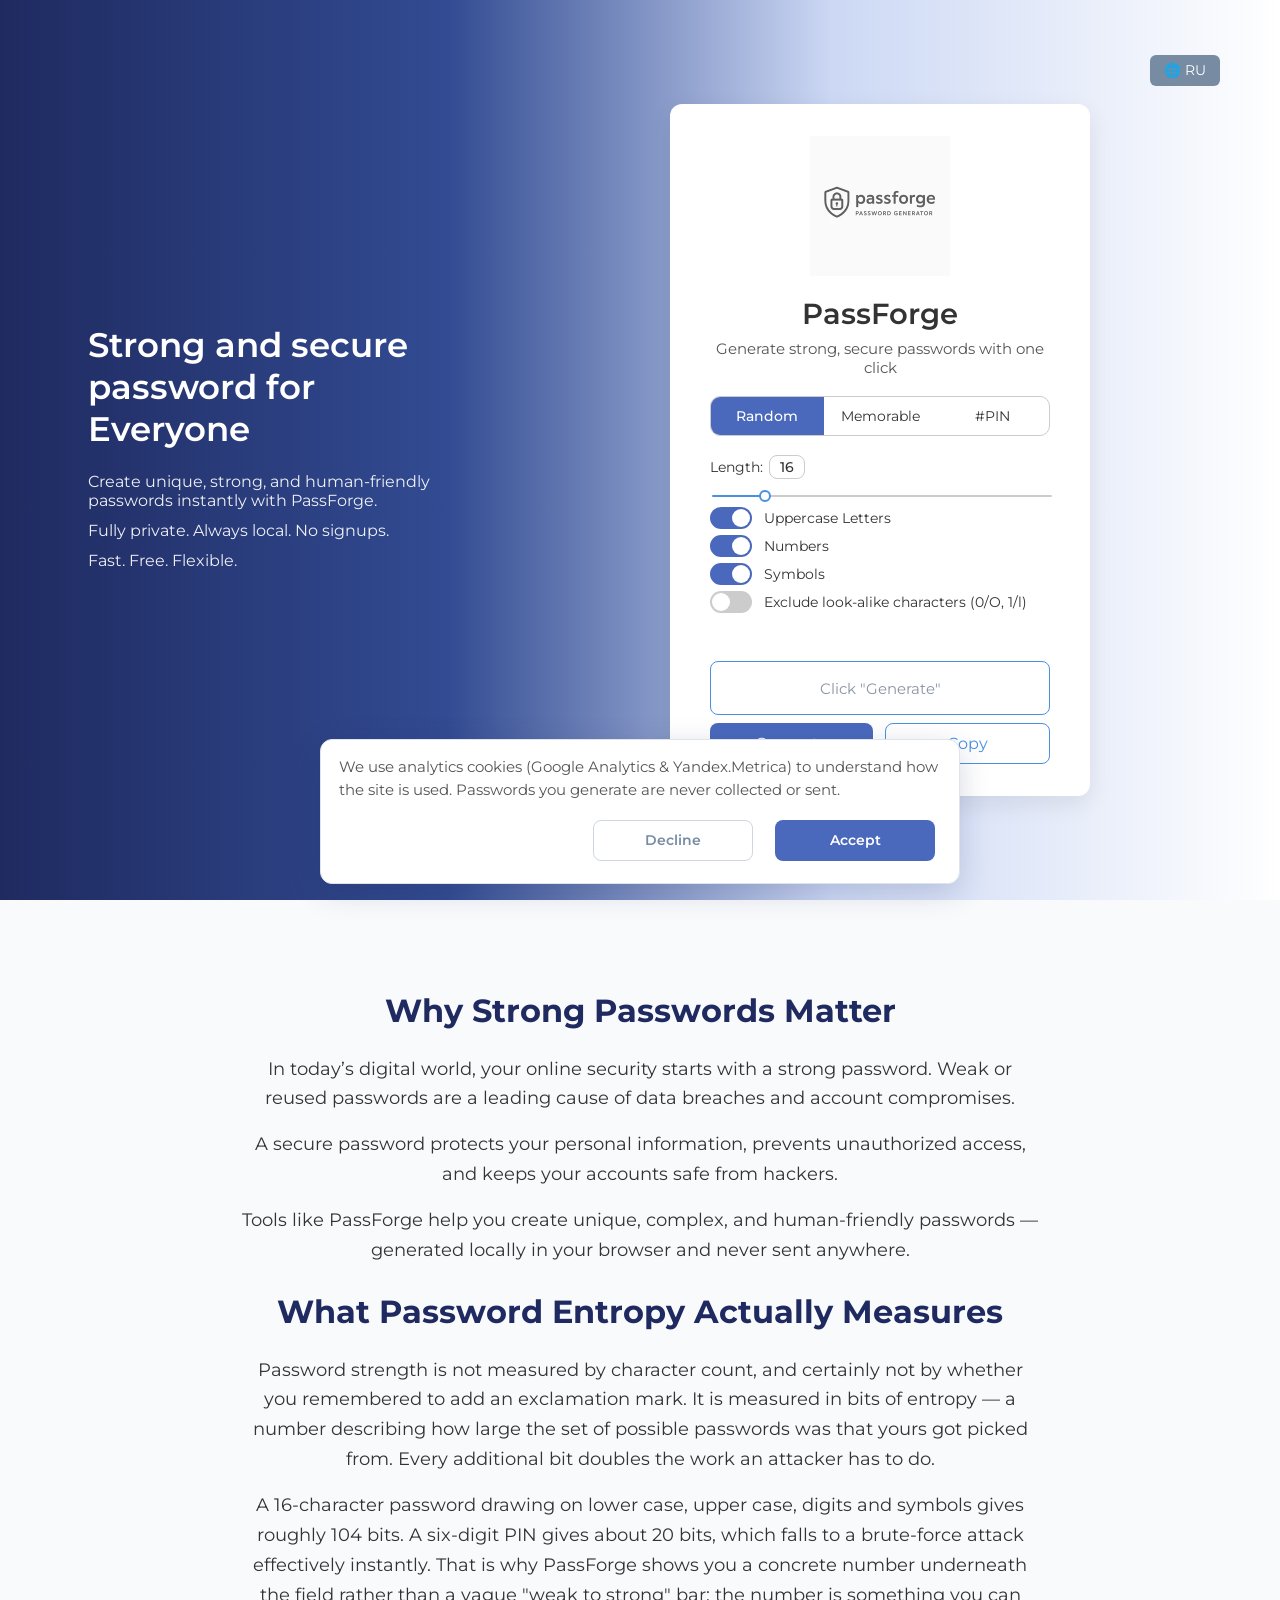
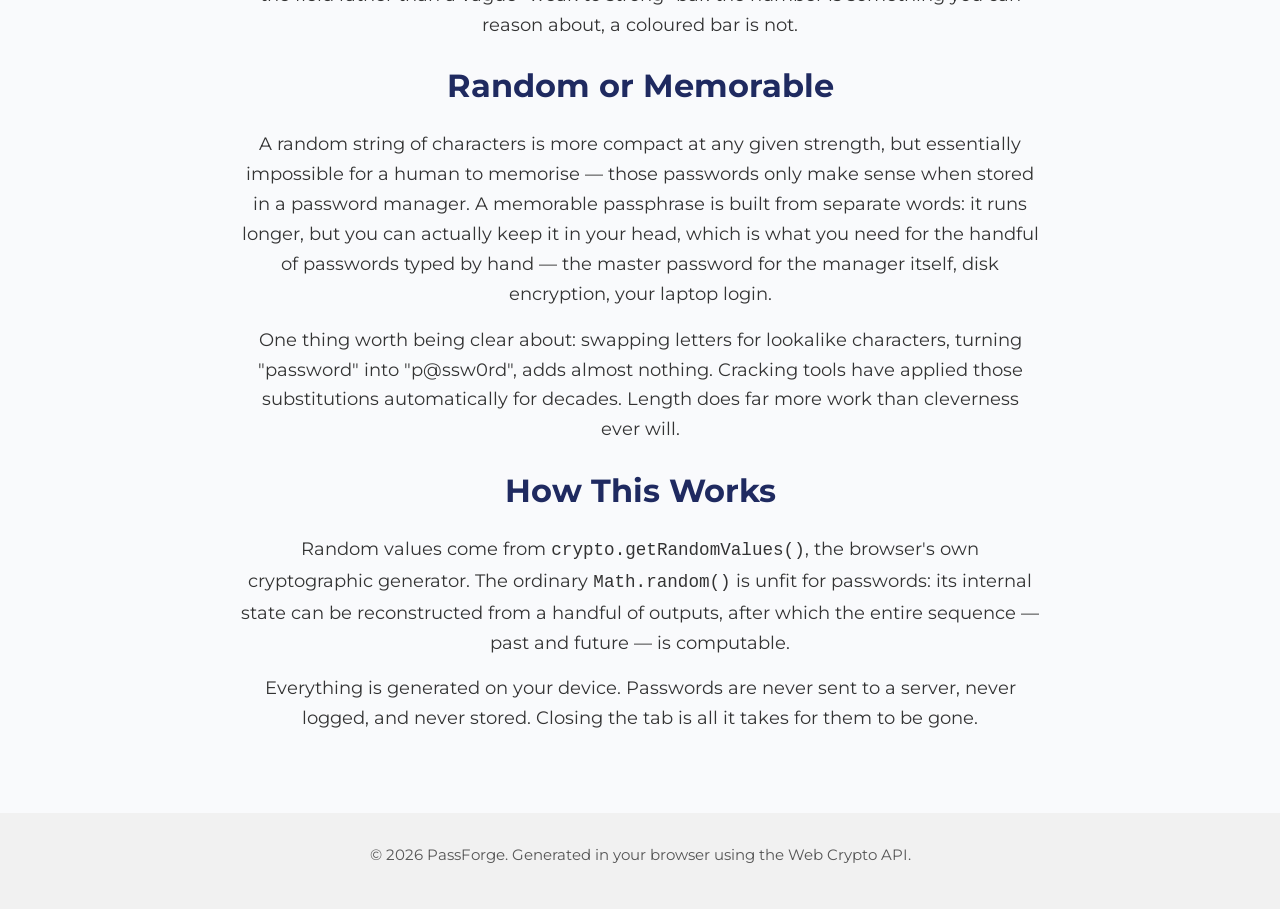
<file: index.html>
<!DOCTYPE html>
<html lang="en">
<head>
<meta charset="utf-8" />
<meta name="viewport" content="width=device-width, initial-scale=1.0" />

<!-- Аналитика (GA4 + Яндекс.Метрика) грузится ТОЛЬКО после согласия в cookie-баннере.
     Реализация — внизу страницы, перед </body>. До клика «Accept» ни один счётчик
     не подгружается и куки не ставятся (opt-in, GDPR/ePrivacy). -->

<title>PassForge – Secure Online Password Generator</title>

<meta name="description" content="Generate secure, strong, unique, and memorable passwords instantly. Custom length, symbols, numbers and entropy meter. Free, and generated entirely in your browser." />
<meta name="author" content="PassForge" />
<meta name="robots" content="index, follow" />
<meta name="theme-color" content="#1f2a60" />

<link rel="canonical" href="https://passforge.net/" />

<!-- Open Graph / Twitter -->
<meta property="og:type"        content="website" />
<meta property="og:url"         content="https://passforge.net/" />
<meta property="og:title"       content="PassForge – Secure Online Password Generator" />
<meta property="og:description" content="Strong passwords generated locally in your browser. No signups, nothing sent anywhere." />
<meta property="og:image"       content="https://passforge.net/og-image.png" />
<meta property="og:image:width"  content="1200" />
<meta property="og:image:height" content="630" />
<meta name="twitter:card"        content="summary_large_image" />
<meta name="twitter:title"       content="PassForge – Secure Online Password Generator" />
<meta name="twitter:description" content="Strong passwords generated locally in your browser. No signups, nothing sent anywhere." />
<meta name="twitter:image"       content="https://passforge.net/og-image.png" />

<link rel="alternate" hreflang="en" href="https://passforge.net/" />
<link rel="alternate" hreflang="ru" href="https://passforge.net/ru/" />
<link rel="alternate" hreflang="x-default" href="https://passforge.net/" />

<!-- ВЕРИФИКАЦИЯ ПОИСКОВЫХ СИСТЕМ
     Вставьте сюда мета-теги, которые выдадут панели вебмастеров.
     Google  → search.google.com/search-console  (способ "HTML-тег")
     Yandex  → webmaster.yandex.ru
     Bing    → bing.com/webmasters  (можно импортировать из Search Console)

<meta name="google-site-verification" content="ВАШ_КОД" />
<meta name="yandex-verification" content="ВАШ_КОД" />
-->

<!-- Иконки -->
<link rel="icon" href="/favicon.ico" sizes="any" />
<link rel="apple-touch-icon" href="/apple-touch-icon.png" />

<!-- Структурированные данные.
     Прежняя версия содержала HTML внутри JSON (<h1> в блоке aggregateRating),
     из-за чего разметка не парсилась и игнорировалась целиком.
     aggregateRating удалён намеренно: отзывов нет, а self-serving reviews
     запрещены гайдлайнами и наказываются ручными санкциями. -->
<script type="application/ld+json">
{
  "@context": "https://schema.org",
  "@type": "WebApplication",
  "inLanguage": "en",
  "name": "PassForge",
  "url": "https://passforge.net/",
  "applicationCategory": "SecurityApplication",
  "applicationSubCategory": "PasswordManager",
  "operatingSystem": "Web",
  "description": "Generate secure, unique passwords in seconds with PassForge. Customize length, symbols, numbers and more. Everything runs locally in your browser.",
  "browserRequirements": "Requires JavaScript",
  "isAccessibleForFree": true,
  "offers": {
    "@type": "Offer",
    "price": "0",
    "priceCurrency": "USD"
  },
  "publisher": {
    "@type": "Organization",
    "name": "PassForge",
    "url": "https://passforge.net/"
  },
  "datePublished": "2025-06-23"
}
</script>

<script type="application/ld+json">
{
  "@context": "https://schema.org",
  "@type": "FAQPage",
  "mainEntity": [
    {
      "@type": "Question",
      "name": "How to generate a secure password?",
      "acceptedAnswer": {
        "@type": "Answer",
        "text": "Choose your desired options (length, symbols, numbers, etc.), click Generate, and copy your password. The strength meter shows how many bits of entropy the result has."
      }
    },
    {
      "@type": "Question",
      "name": "Is PassForge free?",
      "acceptedAnswer": {
        "@type": "Answer",
        "text": "Yes, PassForge is completely free and does not require registration or login."
      }
    },
    {
      "@type": "Question",
      "name": "Do you store the generated passwords?",
      "acceptedAnswer": {
        "@type": "Answer",
        "text": "No. All password generation happens locally in your browser using the Web Crypto API. Generated passwords are never transmitted or stored."
      }
    },
    {
      "@type": "Question",
      "name": "How many bits of entropy does a password need?",
      "acceptedAnswer": {
        "@type": "Answer",
        "text": "Around 80 bits is generally considered sufficient against offline brute-force attacks, and 100 bits or more gives a comfortable margin. A 16-character password using upper case, lower case, digits and symbols yields roughly 104 bits."
      }
    },
    {
      "@type": "Question",
      "name": "Is a passphrase better than a password?",
      "acceptedAnswer": {
        "@type": "Answer",
        "text": "A passphrase made of several randomly chosen words is far easier for a person to remember than a string of symbols, at comparable strength. The key condition is that the words must be picked at random by software from a large list, not chosen by you."
      }
    }
  ]
}
</script>

<!-- Шрифт: preconnect ускоряет загрузку.
     Для полной независимости от Google (и чистоты по GDPR) файл шрифта
     лучше положить локально и подключить через @font-face. -->
<link rel="preconnect" href="https://fonts.googleapis.com" />
<link rel="preconnect" href="https://fonts.gstatic.com" crossorigin />
<link href="https://fonts.googleapis.com/css2?family=Montserrat:wght@400;500;600;700&display=swap" rel="stylesheet" />

<link rel="stylesheet" href="/style.css" />
</head>

<body>

<div class="page-container">
  <div class="page-layout">

    <!-- Левая колонка: описание -->
    <div class="intro">
      <h1 id="headline" data-i18n="headline">Strong and secure password for Everyone</h1>
      <p id="intro-line1" data-i18n="introLine1">Create unique, strong, and human-friendly passwords instantly with PassForge.</p>
      <p id="intro-line2" data-i18n="introLine2">Fully private. Always local. No signups.</p>
      <p id="intro-line3" data-i18n="introLine3">Fast. Free. Flexible.</p>
    </div>

    <!-- Правая колонка: генератор -->
    <div class="generator">

      <a href="/ru/" class="lang-toggle" id="lang-toggle" hreflang="ru"
         aria-label="Переключиться на русский">🌐 <span id="lang-label">RU</span></a>

      <div id="container">

        <img src="/logo.webp" alt="PassForge" width="140" height="140"
             class="brand-logo" fetchpriority="high" decoding="async" />

        <!-- Было <h1> — на странице должен быть ровно один H1 (#headline). -->
        <p class="brand-name">PassForge</p>
        <p id="description" data-i18n="description">Generate strong, secure passwords with one click</p>

        <!-- Переключатель типа пароля.
             data-type обязателен: JS читает тип отсюда, а не из подписи кнопки.
             Раньше сравнение шло по тексту, и после перевода на русский
             переключатель переставал работать. -->
        <div class="password-type-selector" role="tablist">
          <button type="button" class="type-btn active" data-type="random"    role="tab" aria-selected="true">Random</button>
          <button type="button" class="type-btn"        data-type="memorable" role="tab" aria-selected="false">Memorable</button>
          <button type="button" class="type-btn"        data-type="pin"       role="tab" aria-selected="false">#PIN</button>
        </div>

        <!-- Настройки -->
        <div class="controls">

          <label id="length-label" class="length-label">
            <span id="length-caption">Length</span>:
            <span class="range-value-box" id="length-value">16</span>
          </label>
          <input id="length" type="range" min="8" max="64" value="16" aria-labelledby="length-caption" />

          <label class="switch">
            <input type="checkbox" id="uppercase" checked />
            <span class="slider"></span>
            <span class="label-text" data-i18n="uppercase">Uppercase Letters</span>
          </label>

          <label class="switch">
            <input type="checkbox" id="numbers" checked />
            <span class="slider"></span>
            <span class="label-text" data-i18n="numbers">Numbers</span>
          </label>

          <label class="switch">
            <input type="checkbox" id="symbols" checked />
            <span class="slider"></span>
            <span class="label-text" data-i18n="symbols">Symbols</span>
          </label>

          <label class="switch">
            <input type="checkbox" id="exclude-ambiguous" />
            <span class="slider"></span>
            <span class="label-text" data-i18n="excludeAmbiguous">Exclude look-alike characters (0/O, 1/l)</span>
          </label>

        </div>

        <!-- Пароль.
             ym-hide-content — на случай, если Яндекс.Метрика будет
             подключена снова: класс исключает содержимое из записи Вебвизора. -->
        <div id="password-container">

          <div id="password" class="ym-hide-content" data-empty="true"
               data-i18n="passwordPlaceholder" aria-live="polite">Click "Generate"</div>

          <div id="strength-meter" hidden>
            <div class="strength-track"><div id="strength-bar"></div></div>
            <p id="strength-text"></p>
          </div>

          <!-- onclick убран: обработчики навешиваются из JS.
               Это позволит включить строгий CSP без unsafe-inline. -->
          <div class="button-row-tight">
            <button type="button" class="generate" id="generate-btn" data-i18n="generate">Generate</button>
            <button type="button" class="copy"     id="copy-btn"     data-i18n="copy">Copy</button>
          </div>

        </div>

      </div>
    </div>

  </div>
</div>

<section class="article-block">
  <div class="article-container">
    <h2 id="article-title" data-i18n="articleTitle">Why Strong Passwords Matter</h2>
    <p id="article-p1">
      In today’s digital world, your online security starts with a strong password. Weak or reused passwords are a leading cause of data breaches and account compromises.
    </p>
    <p id="article-p2">
      A secure password protects your personal information, prevents unauthorized access, and keeps your accounts safe from hackers.
    </p>
    <p id="article-p3">
      Tools like PassForge help you create unique, complex, and human-friendly passwords — generated locally in your browser and never sent anywhere.
    </p>

    <h2>What Password Entropy Actually Measures</h2>
    <p>
      Password strength is not measured by character count, and certainly not by whether you remembered to add an exclamation mark. It is measured in bits of entropy — a number describing how large the set of possible passwords was that yours got picked from. Every additional bit doubles the work an attacker has to do.
    </p>
    <p>
      A 16-character password drawing on lower case, upper case, digits and symbols gives roughly 104 bits. A six-digit PIN gives about 20 bits, which falls to a brute-force attack effectively instantly. That is why PassForge shows you a concrete number underneath the field rather than a vague "weak to strong" bar: the number is something you can reason about, a coloured bar is not.
    </p>

    <h2>Random or Memorable</h2>
    <p>
      A random string of characters is more compact at any given strength, but essentially impossible for a human to memorise — those passwords only make sense when stored in a password manager. A memorable passphrase is built from separate words: it runs longer, but you can actually keep it in your head, which is what you need for the handful of passwords typed by hand — the master password for the manager itself, disk encryption, your laptop login.
    </p>
    <p>
      One thing worth being clear about: swapping letters for lookalike characters, turning "password" into "p@ssw0rd", adds almost nothing. Cracking tools have applied those substitutions automatically for decades. Length does far more work than cleverness ever will.
    </p>

    <h2>How This Works</h2>
    <p>
      Random values come from <code>crypto.getRandomValues()</code>, the browser's own cryptographic generator. The ordinary <code>Math.random()</code> is unfit for passwords: its internal state can be reconstructed from a handful of outputs, after which the entire sequence — past and future — is computable.
    </p>
    <p>
      Everything is generated on your device. Passwords are never sent to a server, never logged, and never stored. Closing the tab is all it takes for them to be gone.
    </p>
  </div>
</section>

<footer class="site-footer">
  <p>&copy; 2026 PassForge. Generated in your browser using the Web Crypto API.</p>
</footer>

<script defer src="/main.js"></script>

<!-- ═══════════════════════════════════════════════════════════════════════
  COOKIE CONSENT + аналитика с opt-in (GA4 G-ESG8VKVJJ3 + Яндекс.Метрика 104216514)

  До клика «Accept» НИЧЕГО не грузится и ни одной куки не ставится.
  Выбор хранится в localStorage ('pf-analytics-consent'), не в куках.
  Метрика: webvisor:false, clickmap:false — сессии/пароль из DOM не пишутся.
  ═══════════════════════════════════════════════════════════════════════ -->
<style>
  .cc-banner{position:fixed;left:16px;right:16px;bottom:16px;z-index:9999;
    max-width:640px;margin:0 auto;background:var(--card-bg,#fff);color:var(--text-main,#333);
    border:1px solid #dfe4ea;border-radius:12px;box-shadow:0 8px 30px rgba(31,42,96,.18);
    padding:16px 18px;font-family:'Montserrat',system-ui,sans-serif;font-size:14px;line-height:1.5;
    display:flex;flex-wrap:wrap;align-items:center;gap:12px 16px}
  .cc-banner[hidden]{display:none}
  .cc-text{margin:0;flex:1 1 260px}
  .cc-actions{display:flex;gap:10px;margin-left:auto}
  .cc-btn{font:inherit;font-weight:600;cursor:pointer;border-radius:8px;padding:9px 18px;
    border:1px solid transparent;transition:background .15s,border-color .15s,color .15s}
  .cc-btn-primary{background:var(--primary,#4a69bd);color:#fff}
  .cc-btn-primary:hover{background:var(--primary-hover,#3c5aa4)}
  .cc-btn-ghost{background:transparent;color:var(--secondary,#778ca3);border-color:#cfd6df}
  .cc-btn-ghost:hover{border-color:var(--secondary,#778ca3);color:var(--secondary-hover,#5f6f80)}
  @media(max-width:520px){.cc-actions{margin-left:0;width:100%}.cc-btn{flex:1}}
</style>
<div id="cookie-consent" class="cc-banner" hidden role="dialog" aria-live="polite" aria-label="Cookie consent">
  <p class="cc-text">We use analytics cookies (Google Analytics &amp; Yandex.Metrica) to understand how the site is used. Passwords you generate are never collected or sent.</p>
  <div class="cc-actions">
    <button type="button" id="cc-decline" class="cc-btn cc-btn-ghost">Decline</button>
    <button type="button" id="cc-accept" class="cc-btn cc-btn-primary">Accept</button>
  </div>
</div>
<script>
(function(){
  var KEY='pf-analytics-consent', YM_ID=104216514, GA_ID='G-ESG8VKVJJ3', loaded=false;
  function loadAnalytics(){
    if(loaded) return; loaded=true;
    /* Google Analytics 4 */
    var g=document.createElement('script');
    g.async=true; g.src='https://www.googletagmanager.com/gtag/js?id='+GA_ID;
    document.head.appendChild(g);
    window.dataLayer=window.dataLayer||[];
    function gtag(){dataLayer.push(arguments);}
    gtag('js', new Date()); gtag('config', GA_ID);
    /* Yandex.Metrica — webvisor/clickmap OFF */
    (function(m,e,t,r,i){m[i]=m[i]||function(){(m[i].a=m[i].a||[]).push(arguments)};
      m[i].l=1*new Date();
      for(var j=0;j<e.scripts.length;j++){if(e.scripts[j].src===r){return;}}
      var k=e.createElement(t),a=e.getElementsByTagName(t)[0];
      k.async=1;k.src=r;a.parentNode.insertBefore(k,a);
    })(window,document,'script','https://mc.yandex.ru/metrika/tag.js?id='+YM_ID,'ym');
    ym(YM_ID,'init',{ssr:true,webvisor:false,clickmap:false,accurateTrackBounce:true,trackLinks:true});
  }
  var banner=document.getElementById('cookie-consent');
  var saved=null; try{saved=localStorage.getItem(KEY);}catch(e){}
  if(saved==='granted'){ loadAnalytics(); }
  else if(saved!=='denied'){ banner.hidden=false; }
  document.getElementById('cc-accept').addEventListener('click',function(){
    try{localStorage.setItem(KEY,'granted');}catch(e){} banner.hidden=true; loadAnalytics();
  });
  document.getElementById('cc-decline').addEventListener('click',function(){
    try{localStorage.setItem(KEY,'denied');}catch(e){} banner.hidden=true;
  });
})();
</script>

</body>
</html>
</file>
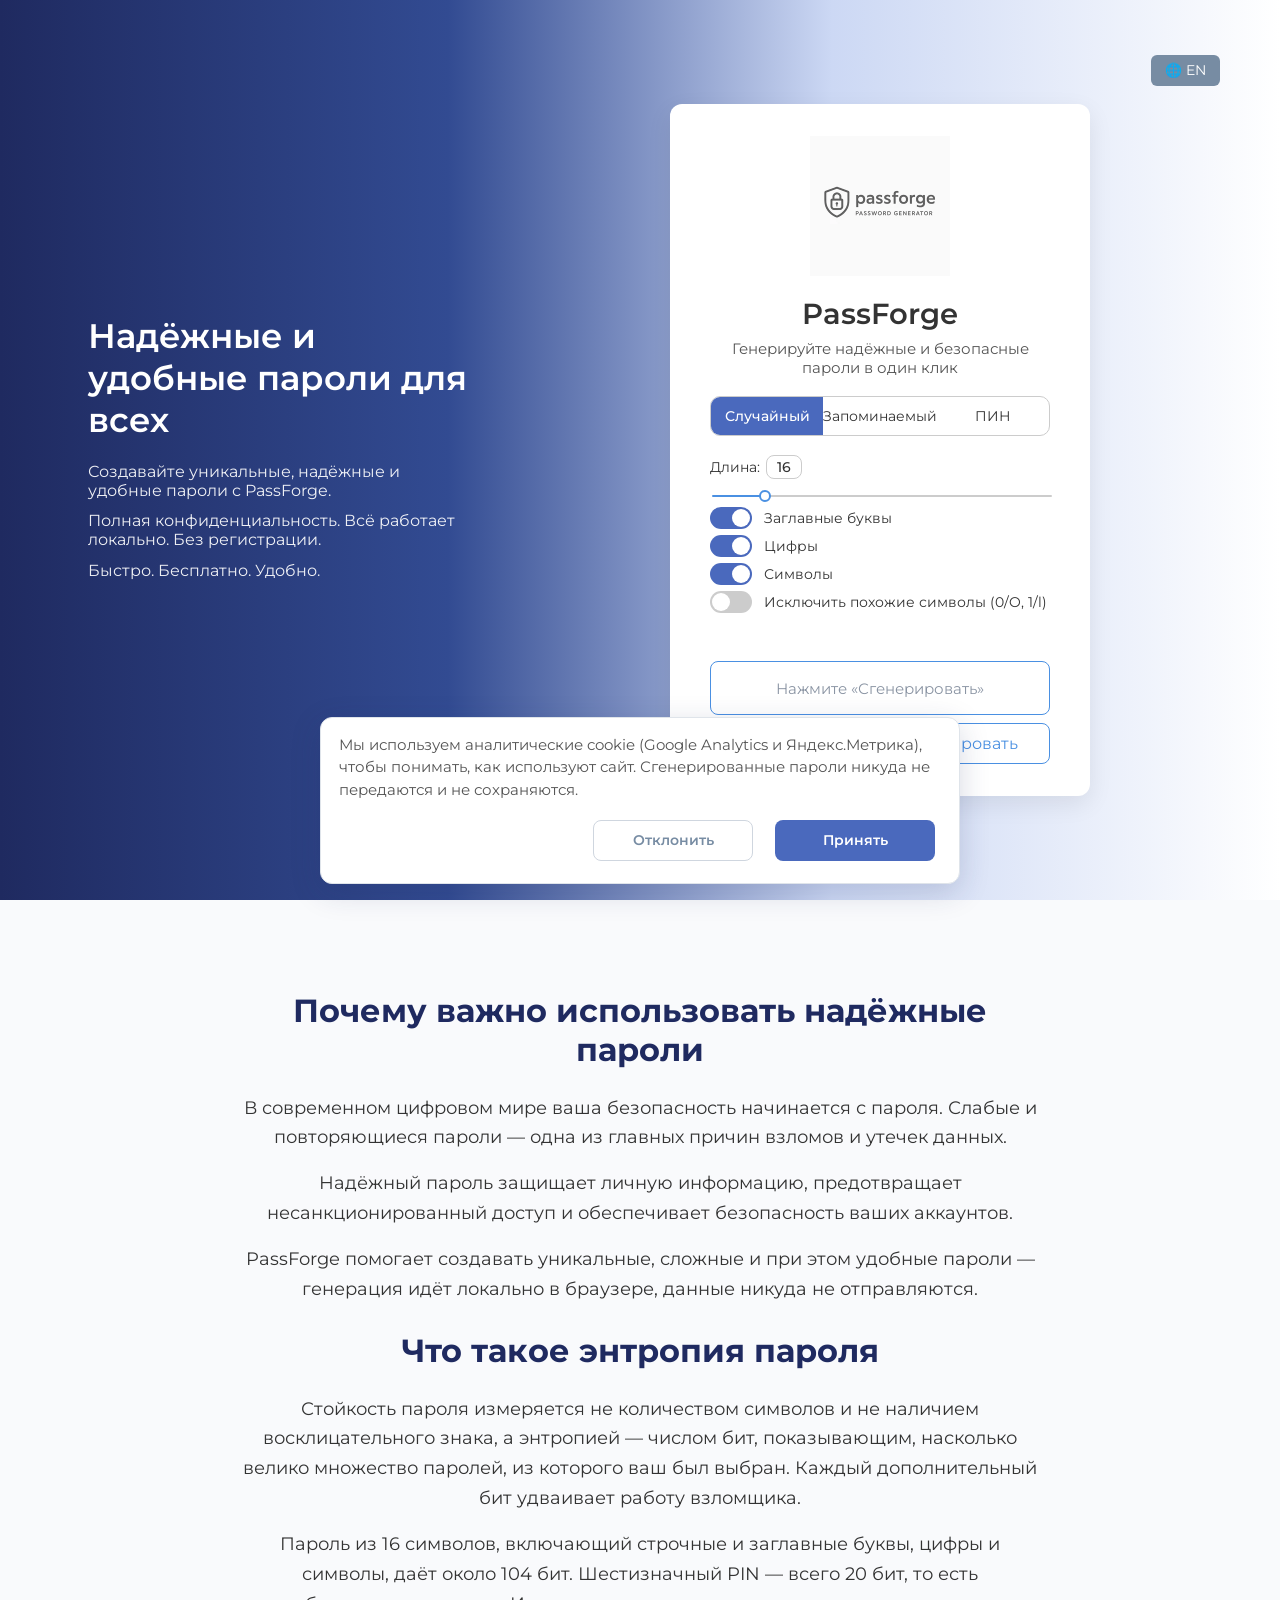
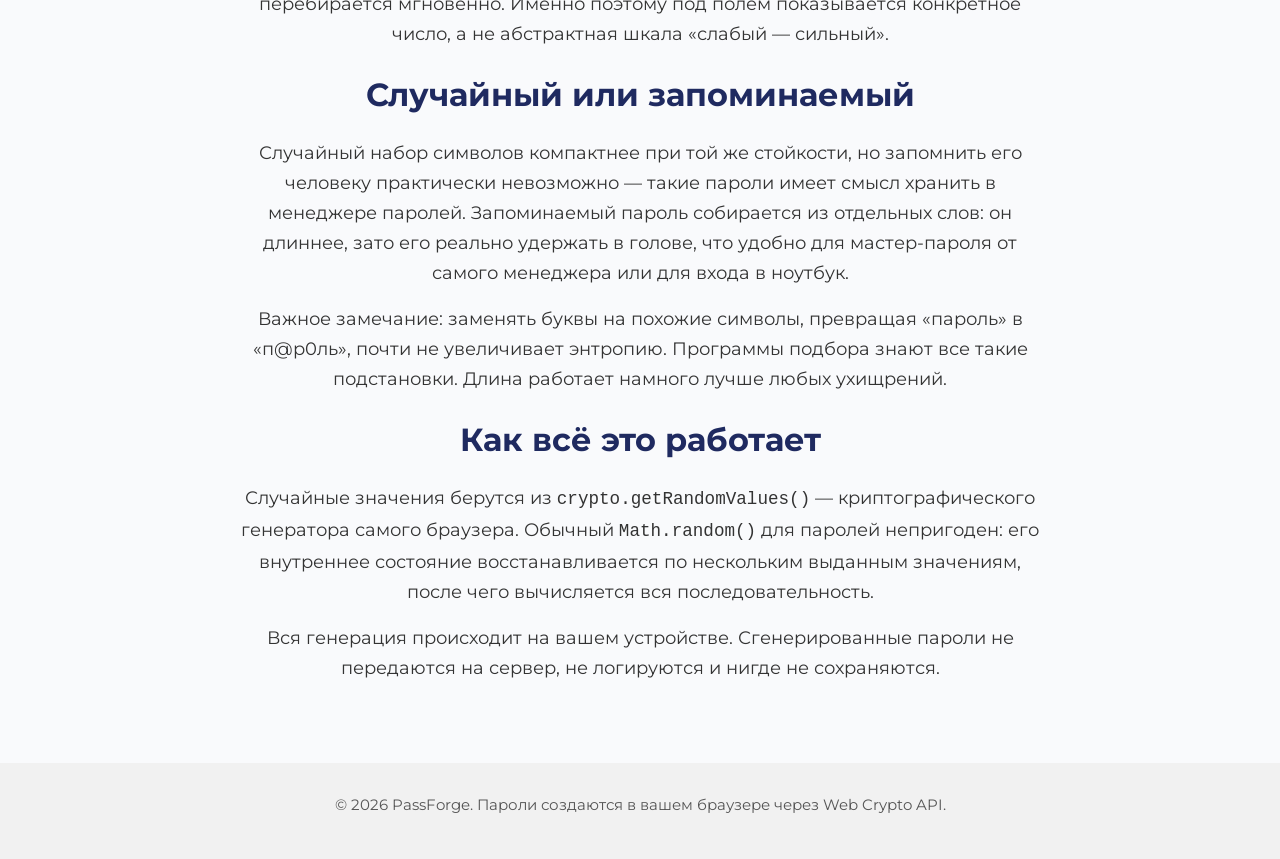
<file: ru/index.html>
<!DOCTYPE html>
<html lang="ru">
<head>
<meta charset="utf-8" />
<meta name="viewport" content="width=device-width, initial-scale=1.0" />

<!-- Аналитика (GA4 + Яндекс.Метрика) грузится ТОЛЬКО после согласия в cookie-баннере.
     Реализация — внизу страницы, перед </body>. До клика «Принять» ни один счётчик
     не подгружается и куки не ставятся (opt-in, GDPR/ePrivacy). -->

<title>PassForge — генератор надёжных паролей онлайн</title>

<meta name="description" content="Генератор надёжных паролей: случайные, запоминаемые и PIN-коды. Настройка длины, символов и цифр, показ энтропии в битах. Бесплатно, всё считается локально в браузере." />
<meta name="author" content="PassForge" />
<meta name="robots" content="index, follow" />
<meta name="theme-color" content="#1f2a60" />

<link rel="canonical" href="https://passforge.net/ru/" />

<link rel="alternate" hreflang="en" href="https://passforge.net/" />
<link rel="alternate" hreflang="ru" href="https://passforge.net/ru/" />
<link rel="alternate" hreflang="x-default" href="https://passforge.net/" />

<!-- Open Graph / Twitter -->
<meta property="og:type"        content="website" />
<meta property="og:url"         content="https://passforge.net/ru/" />
<meta property="og:locale"      content="ru_RU" />
<meta property="og:title"       content="PassForge — генератор надёжных паролей онлайн" />
<meta property="og:description" content="Пароли генерируются локально в вашем браузере. Без регистрации, без отправки данных." />
<meta property="og:image"       content="https://passforge.net/og-image.png" />
<meta property="og:image:width"  content="1200" />
<meta property="og:image:height" content="630" />
<meta name="twitter:card"        content="summary_large_image" />
<meta name="twitter:title"       content="PassForge — генератор надёжных паролей онлайн" />
<meta name="twitter:description" content="Пароли генерируются локально в вашем браузере. Без регистрации, без отправки данных." />
<meta name="twitter:image"       content="https://passforge.net/og-image.png" />

<link rel="icon" href="/favicon.ico" sizes="any" />
<link rel="apple-touch-icon" href="/apple-touch-icon.png" />

<script type="application/ld+json">
{
  "@context": "https://schema.org",
  "@type": "WebApplication",
  "inLanguage": "ru",
  "name": "PassForge",
  "url": "https://passforge.net/ru/",
  "applicationCategory": "SecurityApplication",
  "applicationSubCategory": "PasswordManager",
  "operatingSystem": "Web",
  "description": "Генератор надёжных паролей с настройкой длины, символов и цифр. Всё считается локально в браузере через Web Crypto API.",
  "browserRequirements": "Requires JavaScript",
  "isAccessibleForFree": true,
  "offers": {
    "@type": "Offer",
    "price": "0",
    "priceCurrency": "EUR"
  },
  "publisher": {
    "@type": "Organization",
    "name": "PassForge",
    "url": "https://passforge.net/"
  },
  "datePublished": "2025-06-23"
}
</script>

<script type="application/ld+json">
{
  "@context": "https://schema.org",
  "@type": "FAQPage",
  "inLanguage": "ru",
  "mainEntity": [
    {
      "@type": "Question",
      "name": "Как сгенерировать надёжный пароль?",
      "acceptedAnswer": {
        "@type": "Answer",
        "text": "Выберите тип пароля и настройте длину, символы и цифры, затем нажмите «Сгенерировать» и скопируйте результат. Под полем показывается энтропия в битах и примерная оценка времени подбора."
      }
    },
    {
      "@type": "Question",
      "name": "PassForge бесплатный?",
      "acceptedAnswer": {
        "@type": "Answer",
        "text": "Да, сервис полностью бесплатный и не требует регистрации."
      }
    },
    {
      "@type": "Question",
      "name": "Сохраняются ли сгенерированные пароли?",
      "acceptedAnswer": {
        "@type": "Answer",
        "text": "Нет. Пароли создаются прямо в браузере через Web Crypto API и никуда не передаются и нигде не сохраняются."
      }
    },
    {
      "@type": "Question",
      "name": "Сколько бит энтропии должно быть у пароля?",
      "acceptedAnswer": {
        "@type": "Answer",
        "text": "Порядка 80 бит обычно считается достаточным против офлайнового перебора, а 100 бит и выше дают запас на годы вперёд. Пароль из 16 символов с заглавными, строчными буквами, цифрами и символами даёт примерно 104 бита."
      }
    },
    {
      "@type": "Question",
      "name": "Чем запоминаемый пароль отличается от случайного?",
      "acceptedAnswer": {
        "@type": "Answer",
        "text": "Запоминаемый пароль собирается из отдельных слов и легче удерживается в памяти, но при равной стойкости он длиннее случайного. Случайный набор символов компактнее, но его практически невозможно запомнить, поэтому его хранят в менеджере паролей."
      }
    }
  ]
}
</script>

<link rel="preconnect" href="https://fonts.googleapis.com" />
<link rel="preconnect" href="https://fonts.gstatic.com" crossorigin />
<link href="https://fonts.googleapis.com/css2?family=Montserrat:wght@400;500;600;700&display=swap" rel="stylesheet" />

<link rel="stylesheet" href="/style.css" />
</head>

<body>

<div class="page-container">
  <div class="page-layout">

    <div class="intro">
      <h1 id="headline" data-i18n="headline">Надёжные и удобные пароли для всех</h1>
      <p id="intro-line1" data-i18n="introLine1">Создавайте уникальные, надёжные и удобные пароли с PassForge.</p>
      <p id="intro-line2" data-i18n="introLine2">Полная конфиденциальность. Всё работает локально. Без регистрации.</p>
      <p id="intro-line3" data-i18n="introLine3">Быстро. Бесплатно. Удобно.</p>
    </div>

    <div class="generator">

      <a href="/" class="lang-toggle" id="lang-toggle" hreflang="en"
         aria-label="Switch to English">🌐 <span id="lang-label">EN</span></a>

      <div id="container">

        <img src="/logo.webp" alt="PassForge" width="140" height="140"
             class="brand-logo" fetchpriority="high" decoding="async" />

        <p class="brand-name">PassForge</p>
        <p id="description" data-i18n="description">Генерируйте надёжные и безопасные пароли в один клик</p>

        <div class="password-type-selector" role="tablist">
          <button type="button" class="type-btn active" data-type="random"    role="tab" aria-selected="true">Случайный</button>
          <button type="button" class="type-btn"        data-type="memorable" role="tab" aria-selected="false">Запоминаемый</button>
          <button type="button" class="type-btn"        data-type="pin"       role="tab" aria-selected="false">ПИН</button>
        </div>

        <div class="controls">

          <label id="length-label" class="length-label">
            <span id="length-caption">Длина</span>:
            <span class="range-value-box" id="length-value">16</span>
          </label>
          <input id="length" type="range" min="8" max="64" value="16" aria-labelledby="length-caption" />

          <label class="switch">
            <input type="checkbox" id="uppercase" checked />
            <span class="slider"></span>
            <span class="label-text" data-i18n="uppercase">Заглавные буквы</span>
          </label>

          <label class="switch">
            <input type="checkbox" id="numbers" checked />
            <span class="slider"></span>
            <span class="label-text" data-i18n="numbers">Цифры</span>
          </label>

          <label class="switch">
            <input type="checkbox" id="symbols" checked />
            <span class="slider"></span>
            <span class="label-text" data-i18n="symbols">Символы</span>
          </label>

          <label class="switch">
            <input type="checkbox" id="exclude-ambiguous" />
            <span class="slider"></span>
            <span class="label-text" data-i18n="excludeAmbiguous">Исключить похожие символы (0/O, 1/l)</span>
          </label>

        </div>

        <div id="password-container">

          <div id="password" class="ym-hide-content" data-empty="true"
               data-i18n="passwordPlaceholder" aria-live="polite">Нажмите «Сгенерировать»</div>

          <div id="strength-meter" hidden>
            <div class="strength-track"><div id="strength-bar"></div></div>
            <p id="strength-text"></p>
          </div>

          <div class="button-row-tight">
            <button type="button" class="generate" id="generate-btn" data-i18n="generate">Сгенерировать</button>
            <button type="button" class="copy"     id="copy-btn"     data-i18n="copy">Копировать</button>
          </div>

        </div>

      </div>
    </div>

  </div>
</div>

<section class="article-block">
  <div class="article-container">

    <h2 id="article-title" data-i18n="articleTitle">Почему важно использовать надёжные пароли</h2>

    <p id="article-p1">
      В современном цифровом мире ваша безопасность начинается с пароля. Слабые и повторяющиеся пароли — одна из главных причин взломов и утечек данных.
    </p>
    <p id="article-p2">
      Надёжный пароль защищает личную информацию, предотвращает несанкционированный доступ и обеспечивает безопасность ваших аккаунтов.
    </p>
    <p id="article-p3">
      PassForge помогает создавать уникальные, сложные и при этом удобные пароли — генерация идёт локально в браузере, данные никуда не отправляются.
    </p>

    <h2>Что такое энтропия пароля</h2>
    <p>
      Стойкость пароля измеряется не количеством символов и не наличием восклицательного знака, а энтропией — числом бит, показывающим, насколько велико множество паролей, из которого ваш был выбран. Каждый дополнительный бит удваивает работу взломщика.
    </p>
    <p>
      Пароль из 16 символов, включающий строчные и заглавные буквы, цифры и символы, даёт около 104 бит. Шестизначный PIN — всего 20 бит, то есть перебирается мгновенно. Именно поэтому под полем показывается конкретное число, а не абстрактная шкала «слабый — сильный».
    </p>

    <h2>Случайный или запоминаемый</h2>
    <p>
      Случайный набор символов компактнее при той же стойкости, но запомнить его человеку практически невозможно — такие пароли имеет смысл хранить в менеджере паролей. Запоминаемый пароль собирается из отдельных слов: он длиннее, зато его реально удержать в голове, что удобно для мастер-пароля от самого менеджера или для входа в ноутбук.
    </p>
    <p>
      Важное замечание: заменять буквы на похожие символы, превращая «пароль» в «п@р0ль», почти не увеличивает энтропию. Программы подбора знают все такие подстановки. Длина работает намного лучше любых ухищрений.
    </p>

    <h2>Как всё это работает</h2>
    <p>
      Случайные значения берутся из <code>crypto.getRandomValues()</code> — криптографического генератора самого браузера. Обычный <code>Math.random()</code> для паролей непригоден: его внутреннее состояние восстанавливается по нескольким выданным значениям, после чего вычисляется вся последовательность.
    </p>
    <p>
      Вся генерация происходит на вашем устройстве. Сгенерированные пароли не передаются на сервер, не логируются и нигде не сохраняются.
    </p>

  </div>
</section>

<footer class="site-footer">
  <p>&copy; 2026 PassForge. Пароли создаются в вашем браузере через Web Crypto API.</p>
</footer>

<script defer src="/main.js"></script>

<!-- ═══════════════════════════════════════════════════════════════════════
  COOKIE CONSENT + аналитика с opt-in (GA4 G-ESG8VKVJJ3 + Яндекс.Метрика 104216514)

  До клика «Принять» НИЧЕГО не грузится и ни одной куки не ставится.
  Выбор хранится в localStorage ('pf-analytics-consent'), не в куках.
  Метрика: webvisor:false, clickmap:false — сессии/пароль из DOM не пишутся.
  ═══════════════════════════════════════════════════════════════════════ -->
<style>
  .cc-banner{position:fixed;left:16px;right:16px;bottom:16px;z-index:9999;
    max-width:640px;margin:0 auto;background:var(--card-bg,#fff);color:var(--text-main,#333);
    border:1px solid #dfe4ea;border-radius:12px;box-shadow:0 8px 30px rgba(31,42,96,.18);
    padding:16px 18px;font-family:'Montserrat',system-ui,sans-serif;font-size:14px;line-height:1.5;
    display:flex;flex-wrap:wrap;align-items:center;gap:12px 16px}
  .cc-banner[hidden]{display:none}
  .cc-text{margin:0;flex:1 1 260px}
  .cc-actions{display:flex;gap:10px;margin-left:auto}
  .cc-btn{font:inherit;font-weight:600;cursor:pointer;border-radius:8px;padding:9px 18px;
    border:1px solid transparent;transition:background .15s,border-color .15s,color .15s}
  .cc-btn-primary{background:var(--primary,#4a69bd);color:#fff}
  .cc-btn-primary:hover{background:var(--primary-hover,#3c5aa4)}
  .cc-btn-ghost{background:transparent;color:var(--secondary,#778ca3);border-color:#cfd6df}
  .cc-btn-ghost:hover{border-color:var(--secondary,#778ca3);color:var(--secondary-hover,#5f6f80)}
  @media(max-width:520px){.cc-actions{margin-left:0;width:100%}.cc-btn{flex:1}}
</style>
<div id="cookie-consent" class="cc-banner" hidden role="dialog" aria-live="polite" aria-label="Согласие на cookie">
  <p class="cc-text">Мы используем аналитические cookie (Google Analytics и Яндекс.Метрика), чтобы понимать, как используют сайт. Сгенерированные пароли никуда не передаются и не сохраняются.</p>
  <div class="cc-actions">
    <button type="button" id="cc-decline" class="cc-btn cc-btn-ghost">Отклонить</button>
    <button type="button" id="cc-accept" class="cc-btn cc-btn-primary">Принять</button>
  </div>
</div>
<script>
(function(){
  var KEY='pf-analytics-consent', YM_ID=104216514, GA_ID='G-ESG8VKVJJ3', loaded=false;
  function loadAnalytics(){
    if(loaded) return; loaded=true;
    /* Google Analytics 4 */
    var g=document.createElement('script');
    g.async=true; g.src='https://www.googletagmanager.com/gtag/js?id='+GA_ID;
    document.head.appendChild(g);
    window.dataLayer=window.dataLayer||[];
    function gtag(){dataLayer.push(arguments);}
    gtag('js', new Date()); gtag('config', GA_ID);
    /* Yandex.Metrica — webvisor/clickmap OFF */
    (function(m,e,t,r,i){m[i]=m[i]||function(){(m[i].a=m[i].a||[]).push(arguments)};
      m[i].l=1*new Date();
      for(var j=0;j<e.scripts.length;j++){if(e.scripts[j].src===r){return;}}
      var k=e.createElement(t),a=e.getElementsByTagName(t)[0];
      k.async=1;k.src=r;a.parentNode.insertBefore(k,a);
    })(window,document,'script','https://mc.yandex.ru/metrika/tag.js?id='+YM_ID,'ym');
    ym(YM_ID,'init',{ssr:true,webvisor:false,clickmap:false,accurateTrackBounce:true,trackLinks:true});
  }
  var banner=document.getElementById('cookie-consent');
  var saved=null; try{saved=localStorage.getItem(KEY);}catch(e){}
  if(saved==='granted'){ loadAnalytics(); }
  else if(saved!=='denied'){ banner.hidden=false; }
  document.getElementById('cc-accept').addEventListener('click',function(){
    try{localStorage.setItem(KEY,'granted');}catch(e){} banner.hidden=true; loadAnalytics();
  });
  document.getElementById('cc-decline').addEventListener('click',function(){
    try{localStorage.setItem(KEY,'denied');}catch(e){} banner.hidden=true;
  });
})();
</script>

</body>
</html>
</file>
<file: style.css>
/* =====================================================================
   PassForge — style.css
   Дизайн сохранён. Изменения:
     • добавлен блок индикатора стойкости (#strength-meter)
     • .brand-name вместо второго <h1>
     • .lang-toggle привязан к .generator (был absolute без родителя)
     • исправлена опечатка `color: white;e` в .intro
     • --slider-fill приведён к одному имени переменной
     • моноширинный шрифт и user-select для поля пароля
     • prefers-reduced-motion и focus-visible
   ===================================================================== */

/* Глобальный border-box. Без него .intro/.generator с width:100% и padding
   вылезали за вьюпорт на мобильном (438px при экране 390px). */
*,
*::before,
*::after {
  box-sizing: border-box;
}

:root {
  --primary: #4a69bd;
  --primary-hover: #3c5aa4;
  --secondary: #778ca3;
  --secondary-hover: #5f6f80;
  --bg: #eef1f5;
  --card-bg: #ffffff;
  --text-main: #333;
  --accent: #00b894;

  --tier-0: #d64545;
  --tier-1: #e08b3a;
  --tier-2: #d9b93c;
  --tier-3: #5aa85a;
  --tier-4: #2f8f4e;
}

body {
  /* Montserrat вместо Poppins: у Poppins нет кириллицы (только devanagari,
     latin-ext, latin), из-за чего русский текст отрисовывался системным
     шрифтом и отличался от английского у каждого пользователя по-своему. */
  font-family: 'Montserrat', system-ui, -apple-system, sans-serif;
  margin: 0;
  background: linear-gradient(to right,
    #1f2a60 0%,
    #324b92 35%,
    #ccd8f4 65%,
    #ffffff 100%
  );
  color: var(--text-main);
}

/* ---------------------------------------------------------------------
   Раскладка
   ------------------------------------------------------------------- */

.page-container {
  display: flex;
  justify-content: center;
  align-items: center;
  min-height: 100vh;
}

.page-layout {
  display: flex;
  width: 100%;
  max-width: 1200px;
}

.intro {
  width: 40%;
  padding: 4rem 3rem;
  background: transparent;
  color: #fff;
  display: flex;
  flex-direction: column;
  justify-content: center;
}

/* Было `color: white;e` — лишний символ ломал правило в некоторых парсерах */
.intro h1,
.intro p {
  color: #fff;
}

.intro h1 {
  font-size: 2.1rem;
  line-height: 1.25;
  margin: 0 0 1rem;
}

.intro p {
  font-size: 1rem;
  opacity: .92;
  margin: .35rem 0;
}

.generator {
  width: 60%;
  padding: 4rem 3rem;
  background: transparent;
  display: flex;
  align-items: center;
  justify-content: center;
  position: relative;          /* якорь для .lang-toggle */
}

#container {
  background: var(--card-bg);
  padding: 2rem 2.5rem;
  border-radius: 12px;
  box-shadow: 0 8px 24px rgba(0, 0, 0, .08);
  width: 420px;
  max-width: 90%;
  box-sizing: border-box;
  text-align: center;
}

/* ---------------------------------------------------------------------
   Шапка карточки
   ------------------------------------------------------------------- */

.brand-logo {
  max-width: 140px;
  height: auto;
  margin-bottom: 1rem;
}

/* Заменяет прежний второй <h1> — визуально идентично */
.brand-name {
  margin: 0 0 .5rem;
  font-size: 1.8rem;
  font-weight: 600;
  color: var(--text-main);
}

h1 {
  margin: 0 0 .5rem;
  font-size: 1.8rem;
  font-weight: 600;
}

p {
  margin-top: 0;
  color: #555;
  font-size: .95rem;
}

/* ---------------------------------------------------------------------
   Переключатель языка
   ------------------------------------------------------------------- */

.lang-toggle {
  position: absolute;
  top: 15px;
  right: 20px;
  width: auto;
  margin: 0;
  background-color: var(--secondary);
  color: #fff;
  padding: 6px 14px;
  font-size: .85rem;
  font-family: inherit;
  border: none;
  border-radius: 6px;
  cursor: pointer;
  transition: background .25s ease;
  user-select: none;
}

.lang-toggle:hover {
  background-color: var(--secondary-hover);
}

/* Переключатель — ссылка <a>, а не кнопка: краулер должен видеть путь на /ru/ */
a.lang-toggle {
  display: inline-block;
  text-decoration: none;
  line-height: 1.4;
}

/* ---------------------------------------------------------------------
   Переключатель типа пароля
   ------------------------------------------------------------------- */

.password-type-selector {
  display: flex;
  background-color: var(--card-bg);
  border-radius: 10px;
  overflow: hidden;
  margin: 1.2rem 0;
  border: 1px solid #ccc;
}

.type-btn {
  flex: 1;
  width: auto;
  margin: 0;
  padding: 10px 0;
  font-size: .9rem;
  font-family: inherit;
  background-color: transparent;
  border: none;
  border-radius: 0;
  cursor: pointer;
  transition: background .2s, color .2s;
  color: var(--text-main);
}

.type-btn:hover {
  background-color: #f0f4ff;
}

.type-btn.active {
  background-color: var(--primary);
  color: #fff;
  font-weight: 500;
}

/* ---------------------------------------------------------------------
   Настройки
   ------------------------------------------------------------------- */

.controls {
  text-align: left;
  margin-top: 1rem;
  font-size: .9rem;
  min-height: 190px;
}

.controls label {
  display: flex;
  align-items: center;
  margin: 6px 0;
}

.controls input[type="range"] {
  width: 100%;
}

.length-label {
  justify-content: flex-start;
  margin-bottom: .25rem !important;
}

.range-value-box {
  display: inline-block;
  padding: 2px 8px;
  border: 1px solid #ccc;
  border-radius: 8px;
  font-weight: 500;
  min-width: 36px;
  text-align: center;
  background-color: #fff;
  color: #333;
  margin-left: 6px;
}

/* ---------- Ползунок ---------- */

input[type="range"] {
  -webkit-appearance: none;
  appearance: none;
  width: 100%;
  height: 2px;
  background: linear-gradient(
    to right,
    #4a90e2 0,
    #4a90e2 var(--slider-fill, 50%),
    #ccc var(--slider-fill, 50%),
    #ccc 100%
  );
  border-radius: 1px;
  outline: none;
}

input[type="range"]::-webkit-slider-thumb {
  -webkit-appearance: none;
  appearance: none;
  height: 12px;
  width: 12px;
  border: 2px solid #4a90e2;
  border-radius: 50%;
  background: #fff;
  cursor: pointer;
  transition: box-shadow .2s;
}

input[type="range"]:active::-webkit-slider-thumb {
  box-shadow: 0 0 0 3px rgba(74, 144, 226, .35);
}

input[type="range"]::-moz-range-track    { height: 2px; background: #ccc; border-radius: 1px; }
input[type="range"]::-moz-range-progress { height: 2px; background: #4a90e2; border-radius: 1px; }
input[type="range"]::-moz-range-thumb {
  height: 12px; width: 12px;
  border: 2px solid #4a90e2;
  background: #fff;
  border-radius: 50%;
  cursor: pointer;
}

/* ---------- Тумблеры ---------- */

.switch {
  display: flex;
  align-items: center;
  gap: 12px;
  margin: 8px 0;
  font-size: .95rem;
  color: var(--text-main);
  cursor: pointer;
}

.switch input {
  display: none;
}

.switch .slider {
  position: relative;
  width: 42px;
  height: 22px;
  background: #ccc;
  border-radius: 50px;
  transition: background .3s;
  flex-shrink: 0;
}

.switch .slider::before {
  content: "";
  position: absolute;
  width: 18px;
  height: 18px;
  left: 2px;
  top: 2px;
  background: #fff;
  border-radius: 50%;
  transition: transform .3s;
}

.switch input:checked + .slider {
  background: var(--primary);
}

.switch input:checked + .slider::before {
  transform: translateX(20px);
}

.switch .label-text {
  flex-grow: 1;
  font-size: .88rem;
  line-height: 1.3;
}

/* ---------------------------------------------------------------------
   Поле пароля
   ------------------------------------------------------------------- */

#password-container {
  width: 100%;
  box-sizing: border-box;
}

#password {
  font-family: ui-monospace, "SF Mono", Menlo, Consolas, "Liberation Mono", monospace;
  font-size: 1.15rem;
  letter-spacing: .02em;
  padding: .8rem;
  border-radius: 8px;
  margin: 1rem 0 .5rem;
  color: #c62828;
  background-color: transparent;
  border: 1px solid #4a90e2;
  word-break: break-all;
  min-height: 54px;
  display: flex;
  align-items: center;
  justify-content: center;
  box-sizing: border-box;
  user-select: all;             /* тройной клик выделяет пароль целиком */
}

/* Плейсхолдер и сообщения об ошибке — обычным шрифтом, приглушённо */
#password[data-empty="true"] {
  font-family: 'Montserrat', sans-serif;
  font-size: .95rem;
  color: #8a94a3;
  letter-spacing: normal;
  user-select: none;
}

/* ---------------------------------------------------------------------
   Индикатор стойкости
   ------------------------------------------------------------------- */

#strength-meter {
  margin: 0 0 .9rem;
  text-align: left;
}

#strength-meter[hidden] {
  display: none;
}

.strength-track {
  height: 6px;
  background: #e6e8eb;
  border-radius: 3px;
  overflow: hidden;
}

#strength-bar {
  height: 100%;
  width: 0;
  border-radius: 3px;
  background: var(--tier-0);
  transition: width .3s ease, background-color .3s ease;
}

#strength-meter[data-tier="0"] #strength-bar { background: var(--tier-0); }
#strength-meter[data-tier="1"] #strength-bar { background: var(--tier-1); }
#strength-meter[data-tier="2"] #strength-bar { background: var(--tier-2); }
#strength-meter[data-tier="3"] #strength-bar { background: var(--tier-3); }
#strength-meter[data-tier="4"] #strength-bar { background: var(--tier-4); }

#strength-text {
  margin: .45rem 0 0;
  font-size: .78rem;
  line-height: 1.4;
  color: #5a6472;
}

/* ---------------------------------------------------------------------
   Кнопки
   ------------------------------------------------------------------- */

button {
  padding: 10px 24px;
  margin: 6px;
  font-size: 1rem;
  font-family: inherit;
  border: none;
  border-radius: 8px;
  cursor: pointer;
  transition: background .25s ease, opacity .2s ease;
  width: 160px;
}

button:disabled {
  cursor: default;
  opacity: .75;
}

.generate { background-color: var(--primary); color: #fff; }
.generate:hover:not(:disabled) { background-color: var(--primary-hover); }

.copy {
  background-color: #fff;
  color: #4a90e2;
  border: 1px solid #4a90e2;
}

.copy:hover:not(:disabled) {
  background-color: #e6f0fc;
}

.button-row-tight {
  display: flex;
  justify-content: space-between;
  width: 100%;
  gap: 12px;
  box-sizing: border-box;
}

.button-row-tight button {
  flex: 1 1 0;
  margin: 0;
  padding: 10px 0;
  width: auto;
}

/* Видимый фокус для клавиатурной навигации */
:focus-visible {
  outline: 2px solid var(--primary);
  outline-offset: 2px;
}

/* ---------------------------------------------------------------------
   Статья и подвал
   ------------------------------------------------------------------- */

.article-block {
  background: #f9fafc;
  padding: 4rem 2rem;
  text-align: center;
}

.article-container {
  max-width: 800px;
  margin: 0 auto;
}

.article-container h2 {
  font-size: 2rem;
  margin-bottom: 1.5rem;
  color: #1f2a60;
}

.article-container p {
  font-size: 1.1rem;
  line-height: 1.7;
  color: #333;
  margin-bottom: 1rem;
}

.site-footer {
  text-align: center;
  font-size: .9rem;
  color: #888;
  padding: 2rem 1rem;
  background: #f1f1f1;
}

/* ---------------------------------------------------------------------
   Мобильная версия
   ------------------------------------------------------------------- */

@media (max-width: 768px) {
  .page-layout {
    flex-direction: column-reverse;
    align-items: center;
  }

  .intro {
    width: 100%;
    padding: 2rem 1.5rem;
    text-align: center;
    margin-top: 2rem;
  }

  .intro h1,
  .intro p {
    color: var(--text-main);
  }

  .intro h1 {
    font-size: 1.6rem;
  }

  .generator {
    width: 100%;
    padding: 3.5rem 1.5rem 2rem;
    align-items: center;
  }

  body {
    background: var(--bg);
  }

  #container {
    padding: 1.5rem 1.25rem;
  }

  .controls {
    min-height: 0;
  }
}

@media (prefers-reduced-motion: reduce) {
  * {
    transition-duration: .01ms !important;
    animation-duration: .01ms !important;
  }
}
</file>
